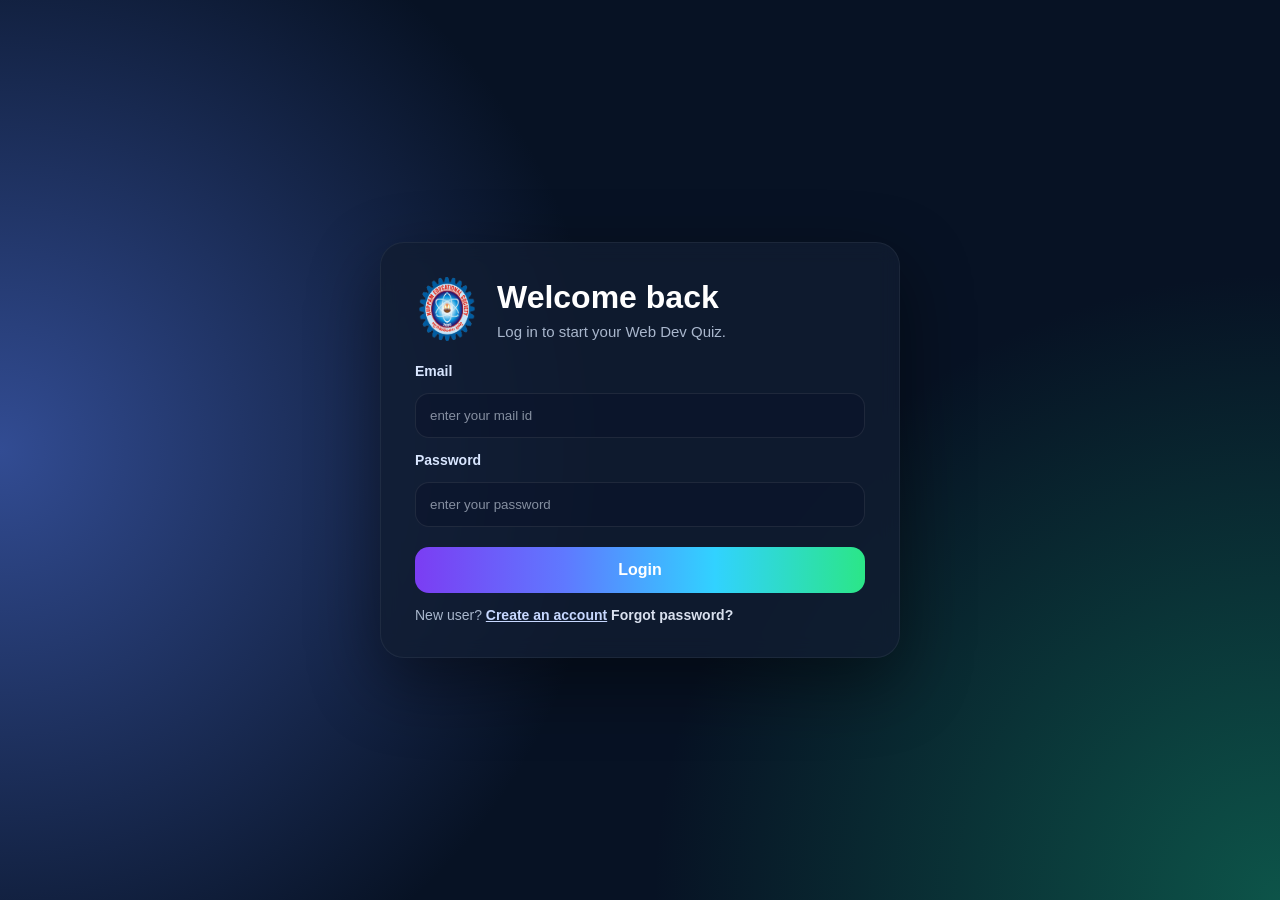
<file: index.html>
<!DOCTYPE html>
<html lang="en">

<head>
    <meta charset="UTF-8">
    <meta name="viewport" content="width=device-width, initial-scale=1.0">
    <title>Web Dev Quiz</title>

    <link rel="icon" href="./logo.jpg">
    <link rel="stylesheet" href="styles.css">
</head>

<body>

    <div class="bg-animated"></div>

    <!-- ================= HEADER ================= -->

    <header class="header">

        <div class="container header-inner">

            <div class="brand">

                <div class="logo">
                    <img src="./logo.png" alt="College Logo">
                </div>

                <div class="title">
                    <h1 class="name">KUPPAM DEGREE COLLEGE</h1>
                    <p class="tag">Web Dev Quiz</p>
                </div>

            </div>

            <div class="right-section">

                <button id="logoutBtn">
                    Logout
                </button>

                <div class="scoreboard">

                    <div id="progressText">
                        Question 1 / 200
                    </div>

                    <div class="progressBar">
                        <div id="progressFill"></div>
                    </div>

                    <div id="scoreTop" class="score-top">
                        Score: 0
                    </div>

                </div>

            </div>

        </div>

    </header>

    <!-- ================= MAIN ================= -->

    <main class="container">

        <section id="quizApp" class="card">

            <!-- Timer -->

            <div class="timer-row">

                <div id="timeText" class="time-text">
                    Time Left: 20s
                </div>

                <div class="time-bar">

                    <div id="timeFill"></div>

                </div>

            </div>

            <!-- Question -->

            <div class="question-area">

                <h2 id="questionNumber">
                    Q 1
                </h2>

                <p id="questionText" class="question-text">
                    Loading Question...
                </p>

            </div>

            <!-- Options -->

            <div id="options" class="options">

            </div>

            <!-- Buttons -->

            <div class="controls">

                <button id="nextBtn" class="btn">
                    Next
                </button>

                <button id="quitBtn" class="btn ghost">
                    Quit
                </button>

            </div>

        </section>

    </main>

    <!-- ================= RESULT MODAL ================= -->

    <div id="resultModal" class="modal hidden">

        <div class="modal-card">

            <div id="resultEmoji" class="result-emoji">
                🎉
            </div>

            <h2 id="resultTitle">
                Quiz Completed
            </h2>

            <p id="resultText">
                Your Score : 0
            </p>

            <div class="result-actions">

                <button id="retryBtn" class="btn ghost">
                    Retry
                </button>

                <button id="downloadBtn" class="btn">
                    Download Certificate
                </button>

            </div>

        </div>

    </div>

    <!-- Scripts -->

    <script src="auth.js"></script>
    <script src="script.js"></script>

    <script>
        // Login gate + working logout
        window.__webquizAuth && window.__webquizAuth.requireLogin({
            redirectTo: "./login.html"
        });

        const logoutBtn = document.getElementById('logoutBtn');
        if (logoutBtn) {
            logoutBtn.addEventListener('click', () => {
                try {
                    if (window.__webquizAuth && typeof window.__webquizAuth.logout === 'function') {
                        window.__webquizAuth.logout();
                    }
                } catch (e) {
                    // still redirect
                }
                window.location.href = "./login.html";
            });
        }
    </script>

</body>


</html>
</file>
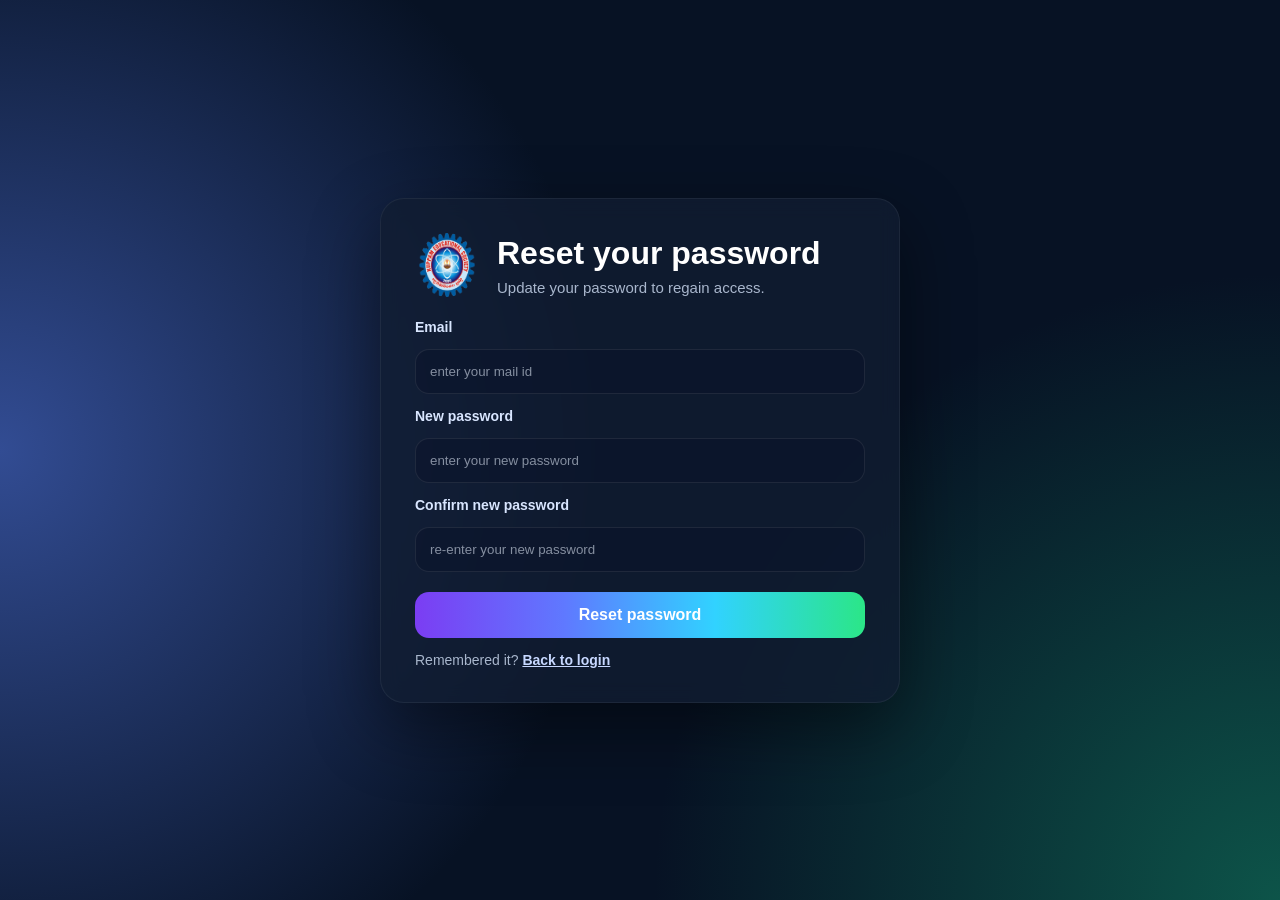
<file: forgotpassword.html>
<!doctype html>
<html lang="en">
<head>
  <meta charset="utf-8" />
  <meta name="viewport" content="width=device-width,initial-scale=1" />
  <title>Web Dev Quiz - Forgot password</title>
  <link rel="icon" href="./logo.jpg" />
  <link rel="stylesheet" href="./styles.css" />
</head>
<body>
  <div class="bg-animated" aria-hidden="true"></div>

  <main class="auth-page">
    <section class="auth-card reveal">
      <div class="auth-brand">
        <div class="auth-logo"><img src="./logo.png" alt=""></div>
        <div>
          <h1 class="auth-title">Reset your password</h1>
          <p class="auth-subtitle muted">Update your password to regain access.</p>
        </div>
      </div>

      <div id="authBanner" class="auth-banner hidden" role="alert"></div>

      <form id="resetForm" class="auth-form" autocomplete="on">
        <label for="resetEmail" class="auth-label">Email</label>
        <input id="resetEmail" name="email" type="email" required placeholder="enter your mail id" />

        <label for="resetNewPassword" class="auth-label">New password</label>
        <input id="resetNewPassword" name="newPassword" type="password" required placeholder="enter your new password" minlength="6" />

        <label for="resetConfirmPassword" class="auth-label">Confirm new password</label>
        <input id="resetConfirmPassword" name="confirmNewPassword" type="password" required placeholder="re-enter your new password" minlength="6" />

        <button type="submit" class="btn auth-btn">Reset password</button>

        <p class="auth-linkrow muted" style="justify-content:center;gap:12px;">
          <span>
            Remembered it?
            <a class='auth-link' href='./login.html'>Back to login</a>
          </span>
        </p>
      </form>
    </section>
  </main>

  <script src="./auth.js"></script>
  <script>
    const form = document.getElementById('resetForm');
    const banner = document.getElementById('authBanner');

    const showBanner = (msg, type) => {
      banner.classList.remove('hidden');
      banner.textContent = msg;
      banner.classList.toggle('auth-banner-error', type === 'error');
      banner.classList.toggle('auth-banner-success', type === 'success');
    };

    const clearBanner = () => {
      if (!banner) return;
      banner.classList.add('hidden');
      banner.classList.remove('auth-banner-error', 'auth-banner-success');
      banner.textContent = '';
    };

    form.addEventListener('submit', async (e) => {
      e.preventDefault();
      clearBanner();

      const email = document.getElementById('resetEmail').value;
      const newPassword = document.getElementById('resetNewPassword').value;
      const confirmNewPassword = document.getElementById('resetConfirmPassword').value;

      if (newPassword !== confirmNewPassword) {
        showBanner('Passwords do not match', 'error');
        return;
      }

      try {
        await window.__webquizAuth.resetPassword({ email, newPassword });
        showBanner('Password updated. Redirecting to login…', 'success');
        setTimeout(() => {
          window.location.href = './login.html';
        }, 450);
      } catch (err) {
        showBanner(err?.message || 'Password reset failed', 'error');
      }
    });

    // reveal observer (matches quiz page behavior)
    const io = new IntersectionObserver((entries) => {
      entries.forEach(en => {
        if (en.isIntersecting) en.target.classList.add('in-view');
      });
    }, { threshold: 0.12 });
    document.querySelectorAll('.reveal').forEach(r => io.observe(r));
  </script>
</body>
</html>
</file>
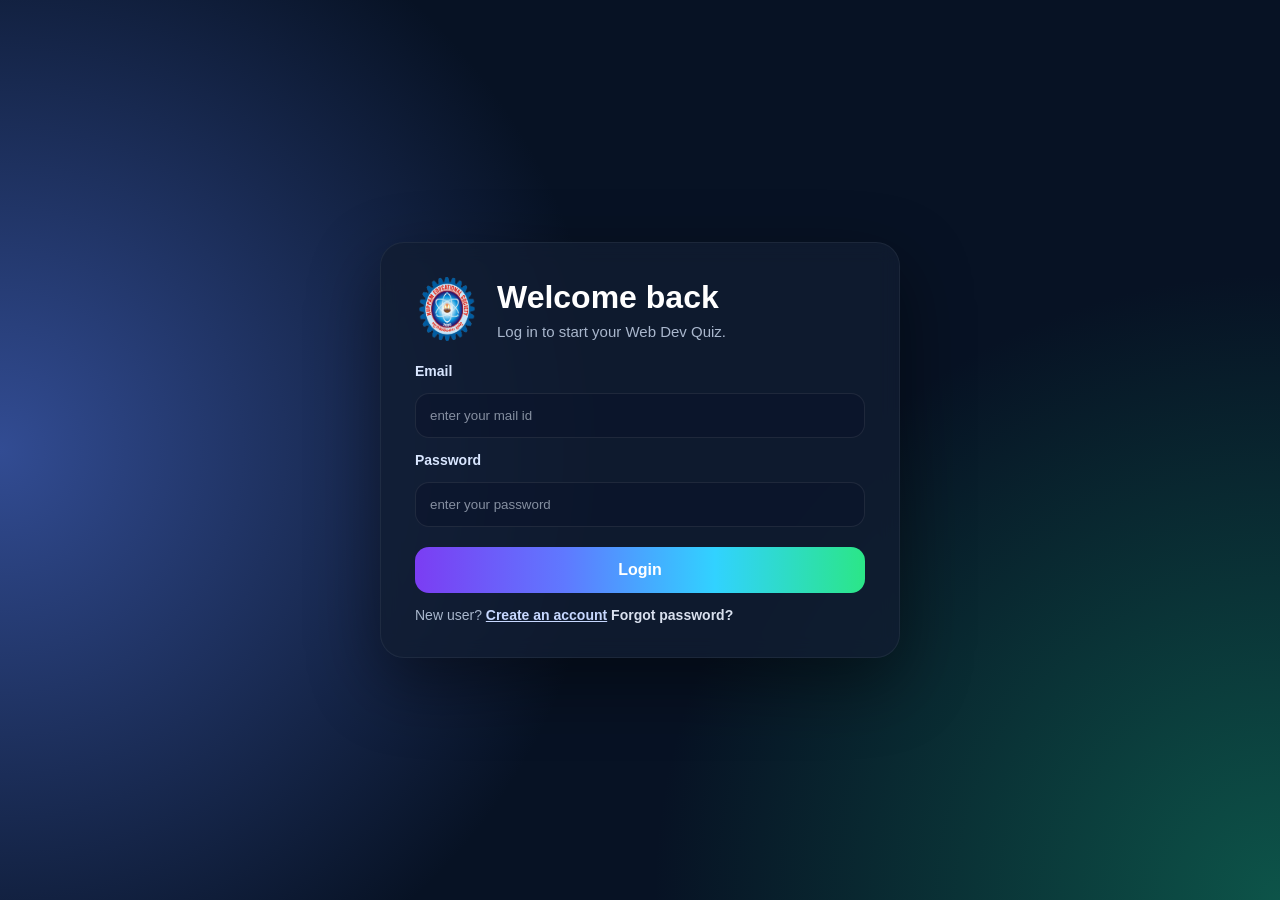
<file: login.html>
<!doctype html>
<html lang="en">
<head>
  <meta charset="utf-8" />
  <meta name="viewport" content="width=device-width,initial-scale=1" />
  <title>Web Dev Quiz</title>
  <link rel="icon" href="./logo.jpg">
  <link rel="stylesheet" href="./styles.css" />
</head>
<body>
  <div class="bg-animated" aria-hidden="true"></div>

  <main class="auth-page">
    <section class="auth-card reveal">
      <div class="auth-brand">
        <div class="auth-logo"><img src="./logo.png" alt=""></div>
        <div>
          <h1 class="auth-title">Welcome back</h1>
          <p class="auth-subtitle muted">Log in to start your Web Dev Quiz.</p>
        </div>
      </div>

      <div id="authBanner" class="auth-banner hidden" role="alert"></div>

      <form id="loginForm" class="auth-form" autocomplete="on">
        <label for="loginEmail" class="auth-label">Email</label>
        <input id="loginEmail" name="email" type="email" required placeholder="enter your mail id" />

        <label for="loginPassword" class="auth-label">Password</label>
        <input id="loginPassword" name="password" type="password" required placeholder="enter your password" minlength="6" />

        <button type="submit" class="btn auth-btn">Login</button>

        <p class="auth-linkrow muted" style="justify-content:space-between;gap:12px;">
          <span>
            New user?
<a class='auth-link' href='./signup.html'>Create an account</a>
          </span>
<a class='auth-link' href='./forgotpassword.html' id='forgotLink' style='color:rgba(234,242,255,0.92); text-decoration:none; font-weight:800;'>Forgot password?</a>
        </p>
      </form>


    </section>
  </main>

  <script src="./auth.js"></script>
  <script>
    const form = document.getElementById('loginForm');

    const banner = document.getElementById('authBanner');




    const showBanner = (msg, type) => {
      banner.classList.remove('hidden');
      banner.textContent = msg;
      banner.classList.toggle('auth-banner-error', type === 'error');
      banner.classList.toggle('auth-banner-success', type === 'success');
    };

    const clearBanner = () => {
      if (!banner) return;
      banner.classList.add('hidden');
      banner.classList.remove('auth-banner-error', 'auth-banner-success');
      banner.textContent = '';
    };



    form.addEventListener('submit', async (e) => {
      e.preventDefault();
      clearBanner();

      const email = document.getElementById('loginEmail').value;
      const password = document.getElementById('loginPassword').value;

      try {
        await window.__webquizAuth.login({ email, password });
        showBanner('Login successful. Redirecting to quiz…', 'success');
        setTimeout(() => {
          window.location.href = './index.html';
        }, 450);
      } catch (err) {
        showBanner(err?.message || 'Login failed', 'error');
      }
    });



    // reveal observer (matches quiz page behavior)
    const io = new IntersectionObserver((entries) => {
      entries.forEach(en => {
        if (en.isIntersecting) en.target.classList.add('in-view');
      });
    }, { threshold: 0.12 });
    document.querySelectorAll('.reveal').forEach(r => io.observe(r));
  </script>
</body>
</html>
</file>
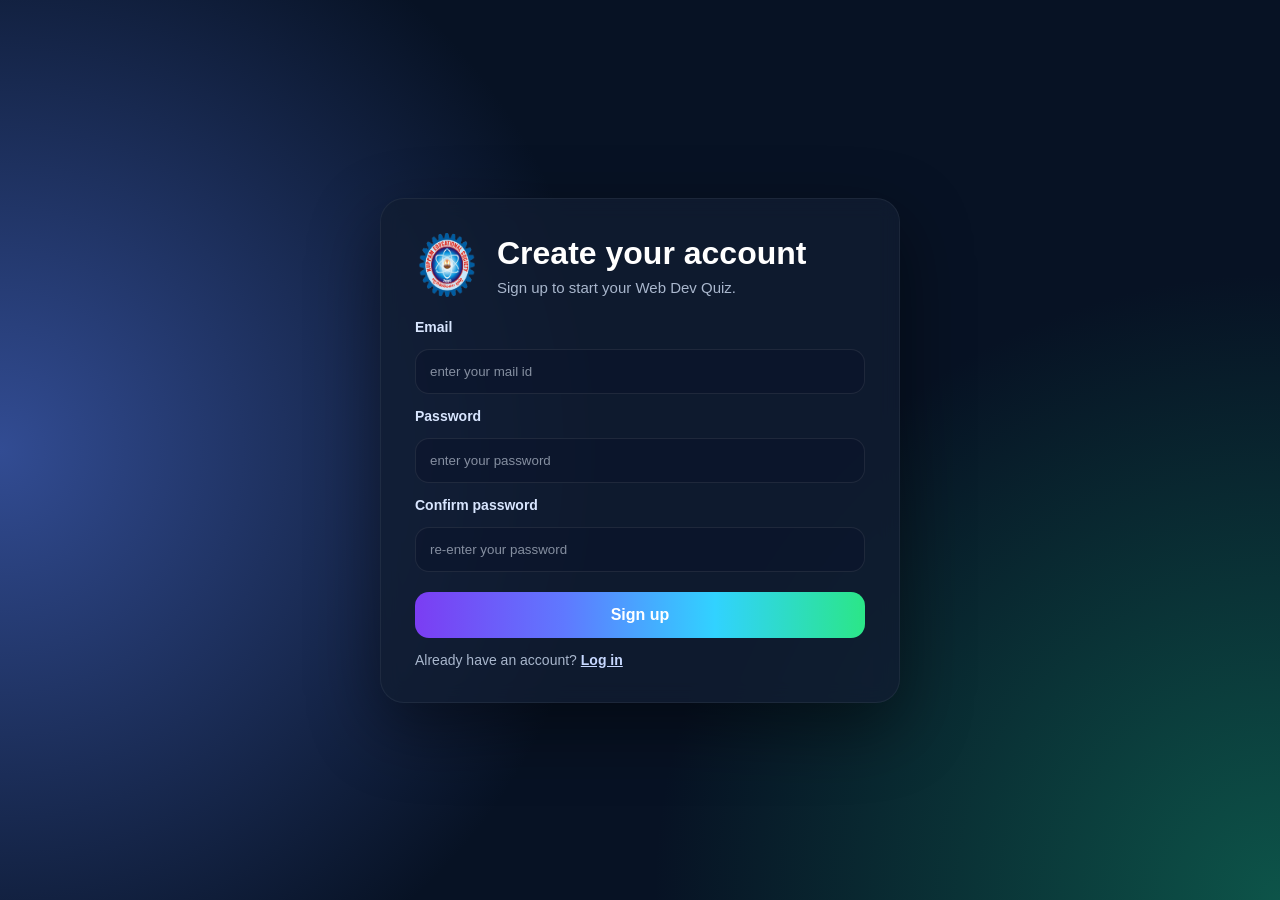
<file: signup.html>
<!doctype html>
<html lang="en">
<head>
  <meta charset="utf-8" />
  <meta name="viewport" content="width=device-width,initial-scale=1" />
  <title>Web Dev Quiz - Sign up</title>
  <link rel="icon" href="./logo.jpg" />
  <link rel="stylesheet" href="./styles.css" />
</head>
<body>
  <div class="bg-animated" aria-hidden="true"></div>

  <main class="auth-page">
    <section class="auth-card reveal">
      <div class="auth-brand">
        <div class="auth-logo"><img src="./logo.png" alt=""></div>
        <div>
          <h1 class="auth-title">Create your account</h1>
          <p class="auth-subtitle muted">Sign up to start your Web Dev Quiz.</p>
        </div>
      </div>

      <div id="authBanner" class="auth-banner hidden" role="alert"></div>

      <form id="signupForm" class="auth-form" autocomplete="on">
        <label for="signupEmail" class="auth-label">Email</label>
        <input id="signupEmail" name="email" type="email" required placeholder="enter your mail id" />

        <label for="signupPassword" class="auth-label">Password</label>
        <input id="signupPassword" name="password" type="password" required placeholder="enter your password" minlength="6" />

        <label for="signupConfirmPassword" class="auth-label">Confirm password</label>
        <input id="signupConfirmPassword" name="confirmPassword" type="password" required placeholder="re-enter your password" minlength="6" />

        <button type="submit" class="btn auth-btn">Sign up</button>

        <p class="auth-linkrow muted" style="justify-content:center;gap:12px;">
          <span>
            Already have an account?
            <a class='auth-link' href='./login.html'>Log in</a>
          </span>
        </p>
      </form>
    </section>
  </main>

  <script src="./auth.js"></script>
  <script>
    const form = document.getElementById('signupForm');
    const banner = document.getElementById('authBanner');

    const showBanner = (msg, type) => {
      banner.classList.remove('hidden');
      banner.textContent = msg;
      banner.classList.toggle('auth-banner-error', type === 'error');
      banner.classList.toggle('auth-banner-success', type === 'success');
    };

    const clearBanner = () => {
      if (!banner) return;
      banner.classList.add('hidden');
      banner.classList.remove('auth-banner-error', 'auth-banner-success');
      banner.textContent = '';
    };

    form.addEventListener('submit', async (e) => {
      e.preventDefault();
      clearBanner();

      const email = document.getElementById('signupEmail').value;
      const password = document.getElementById('signupPassword').value;
      const confirmPassword = document.getElementById('signupConfirmPassword').value;

      if (password !== confirmPassword) {
        showBanner('Passwords do not match', 'error');
        return;
      }

      try {
        await window.__webquizAuth.register({ email, password });
        showBanner('Account created. Redirecting to login…', 'success');
        setTimeout(() => {
          window.location.href = './login.html';
        }, 450);
      } catch (err) {
        showBanner(err?.message || 'Sign up failed', 'error');
      }
    });

    // reveal observer (matches quiz page behavior)
    const io = new IntersectionObserver((entries) => {
      entries.forEach(en => {
        if (en.isIntersecting) en.target.classList.add('in-view');
      });
    }, { threshold: 0.12 });
    document.querySelectorAll('.reveal').forEach(r => io.observe(r));
  </script>
</body>
</html>
</file>
<file: styles.css>
/* ==========================
   RESET
========================== */

*{
    margin:0;
    padding:0;
    box-sizing:border-box;
}

html{
    scroll-behavior:smooth;
}

:root{

    --bg:#071224;

    --panel:#111d31;

    --panel-2:#121f37;

    --text:#eef3ff;

    --muted:#a9b7cd;

    --timer-green:#39f48b;

    --timer-orange:#f7b500;

    --timer-red:#ff5d5d;

    --success:#23d060;

    --danger:#ff5d5d;

}

body{

    font-family:'Segoe UI',sans-serif;

    background:var(--bg);

    color:var(--text);

    overflow-x:hidden;

}

/* ==========================
BACKGROUND
========================== */

.bg-animated{

    position:fixed;

    inset:0;

    z-index:-1;

    background:

    radial-gradient(circle at left,#324c93 0%,transparent 45%),

    radial-gradient(circle at bottom right,#0d5449 0%,transparent 40%),

    #071224;

}

/* ==========================
CONTAINER
========================== */

.container{

    width:70%;

    max-width:1100px;

    margin:auto;

}

/* ==========================
HEADER
========================== */

.header{

    width:100%;

    background:#091428;

    border-bottom:1px solid rgba(255,255,255,.05);

}

.header-inner{

    display:flex;

    justify-content:space-between;

    align-items:center;

    padding:24px 0;

}

.brand{

    display:flex;

    align-items:center;

    gap:18px;

}

.logo img{

    width:70px;

    height:70px;

    border-radius:50%;

}

.name{

    font-size:1.4rem;

    font-weight:700;

    color:white;

}

.tag{

    margin-top:5px;

    color:#a9b7cd;

    font-size:17px;

}

.right-section{

    display:flex;

    align-items:center;

    gap:25px;

}

#logoutBtn{

    background:#c90d20;

    color:white;

    border:1px solid rgba(255,255,255,.08);

    padding:10px 23px;

    border-radius:16px;

    cursor:pointer;

    transition:.3s;

    font-size:16px;

}

#logoutBtn:hover{

    background:#e620f0;

}

/* ==========================
SCOREBOARD
========================== */

.scoreboard{

    width:240px;

    text-align:right;

}

#progressText{

    font-size:14px;

    margin-bottom:10px;

}

.progressBar{

    width:100%;

    height:6px;

    background:#1c2c47;

    border-radius:30px;

    overflow:hidden;

}

#progressFill{

    width:15%;

    height:100%;

    background:#28b8ff;

}

.score-top{

    margin-top:10px;

    font-size:14px;

}

/* ==========================
CARD
========================== */

.card{

    margin-top:40px;

    background:#111d31;

    border-radius:29px;

    padding:30px;

    border:1px solid rgba(255,255,255,.04);

    box-shadow:0 25px 60px rgba(0,0,0,.45);

}

/* ==========================
TIMER
========================== */

.timer-row{

    margin-bottom:25px;

}

.time-text{

    font-size:1rem;

    font-weight:700;

}

.time-bar{

    margin-top:12px;

    height:12px;

    background:#1d2d49;

    border-radius:30px;

    overflow:hidden;

}

#timeFill{

    width:100%;

    height:100%;

    background:#39f48b;

    border-radius:10px;

    transition:.4s;

}

/* ==========================
QUESTION
========================== */

.question-area{

    margin-bottom:25px;

}

#questionNumber{

    font-size:2rem;

    margin-bottom:10px;

}

.question-text{

    font-size:1.50rem;

    color:white;

}

/* ==========================
OPTIONS
========================== */

.options{

    display:grid;

    gap:18px;

}

.option-btn{

    width:100%;

    padding:18px 24px;

    background:#172641;

    border:1px solid rgba(255,255,255,.05);

    border-radius:15px;

    color:white;

    font-size:15px;

    font-weight:600;

    cursor:pointer;

    transition:.3s;

}

.option-btn:hover{

    background:#20324f;

    border-color:#7c3aed;

    transform:translateX(8px);

    box-shadow:0 10px 25px rgba(124,58,237,.25);

}

.option-btn.correct{

    background:#1fb655;

    border-color:#23d060;

}

.option-btn.wrong{

    background:#e53b3b;

    border-color:#ff5d5d;

}

/* ==========================
BUTTONS
========================== */

.controls{

    display:flex;

    justify-content:flex-end;

    gap:15px;

    margin-top:35px;

}

.btn{

    border:none;

    padding:14px 30px;

    border-radius:14px;

    font-size:16px;

    font-weight:700;

    cursor:pointer;

    color:white;

    transition:.3s;

}

.btn{

    background:linear-gradient(90deg,

    #7b3df3,

    #5f79ff,

    #31d2ff,

    #2be687);

}

.btn:hover{

    transform:translateY(-3px);

    box-shadow:0 10px 25px rgba(0,255,255,.25);

}

.btn.ghost{

    background:transparent;

    border:1px solid rgba(255,255,255,.08);

}

.btn.ghost:hover{

    background:#223552;

}

/* ==========================
RESULT MODAL
========================== */

.modal{

    position:fixed;

    inset:0;

    display:flex;

    justify-content:center;

    align-items:center;

    background:rgba(0,0,0,.65);

    z-index:999;

}

.hidden{

    display:none;

}

.modal-card{

    width:420px;

    background:#121f37;

    border-radius:20px;

    padding:35px;

    text-align:center;

}

.result-emoji{

    font-size:70px;

}

.modal-card h2{

    margin-top:15px;

    font-size:2rem;

}

.modal-card p{

    margin-top:15px;

    color:#b8c4d8;

    font-size:18px;

}

.result-actions{

    display:flex;

    justify-content:center;

    gap:15px;

    margin-top:30px;

}

/* ==========================
AUTH PAGES (login/signup/forgot)
========================== */


.auth-page{

    min-height:100vh;

    display:flex;

    align-items:center;

    justify-content:center;

    padding:42px 0;

}

.auth-card{

    width:100%;

    max-width:520px;

    background:rgba(17,29,49,.78);

    backdrop-filter:blur(10px);

    border:1px solid rgba(255,255,255,.06);

    border-radius:24px;

    padding:34px;

    box-shadow:0 25px 70px rgba(0,0,0,.45);

}

.auth-brand{

    display:flex;

    align-items:center;

    gap:18px;

    margin-bottom:18px;

}

.auth-logo img{

    width:64px;

    height:64px;

    border-radius:50%;

}

.auth-title{

    font-size:2rem;

    font-weight:800;

    color:#ffffff;

}

.auth-subtitle{

    margin-top:6px;

    font-size:15px;

    line-height:1.35;

}

.muted{

    color:var(--muted);

}

.auth-form{

    margin-top:16px;

    display:flex;

    flex-direction:column;

    gap:14px;

}

.auth-label{

    font-size:14px;

    font-weight:700;

    color:#d9e6ff;

}

.auth-form input{

    width:100%;

    padding:14px 14px;

    border-radius:14px;

    border:1px solid rgba(255,255,255,.08);

    background:rgba(11,21,43,.55);

    color:var(--text);

    outline:none;

    transition:.2s;

}

.auth-form input::placeholder{

    color:rgba(234,242,255,.55);

}

.auth-form input:focus{

    border-color:rgba(124,58,237,.6);

    box-shadow:0 0 0 4px rgba(124,58,237,.18);

    background:rgba(11,21,43,.75);

}

.auth-btn{

    margin-top:6px;

    width:100%;

}

.auth-linkrow{

    font-size:14px;

}

.auth-link{

    color:#c7d8ff;

    text-decoration:underline;

    font-weight:800;

}

.auth-link:hover{

    color:#ffffff;

}

.auth-banner{

    padding:12px 14px;

    border-radius:14px;

    font-weight:800;

    font-size:14px;

    margin-bottom:10px;

    border:1px solid rgba(255,255,255,.08);

}

.auth-banner-error{

    background:rgba(229,59,59,.14);

    color:#ffd6d6;

    border-color:rgba(255,93,93,.35);

}

.auth-banner-success{

    background:rgba(35,208,96,.14);

    color:#d9ffe7;

    border-color:rgba(35,208,96,.35);

}

.reveal{

    opacity:0;

    transform:translateY(10px);

    transition:opacity .55s ease, transform .55s ease;

}

.reveal.in-view,
.reveal.in-view *{

    opacity:1;

    transform:translateY(0);

}

.btn.auth-btn{

    border:none;

}

/* ==========================
RESPONSIVE
========================== */

@media(max-width:900px){

.header-inner{

flex-direction:column;

gap:20px;

}

.right-section{

flex-direction:column;

}

.scoreboard{

width:100%;

text-align:center;

}

.controls{

justify-content:center;

flex-wrap:wrap;

}

.name{

font-size:34px;

}

.question-text{

font-size:1.2rem;

}

.time-text{

font-size:28px;

}

}

@media(max-width:600px){

.logo img{

width:55px;

height:55px;

}

.name{

font-size:28px;

}

.tag{

font-size:15px;

}

.card{

padding:22px;

}

.option-btn{

font-size:16px;

padding:15px;

}

.btn{

width:100%;

}

.controls{

flex-direction:column;

}

.modal-card{

width:90%;

}

.auth-card{

padding:22px;

border-radius:18px;

}

}
</file>
